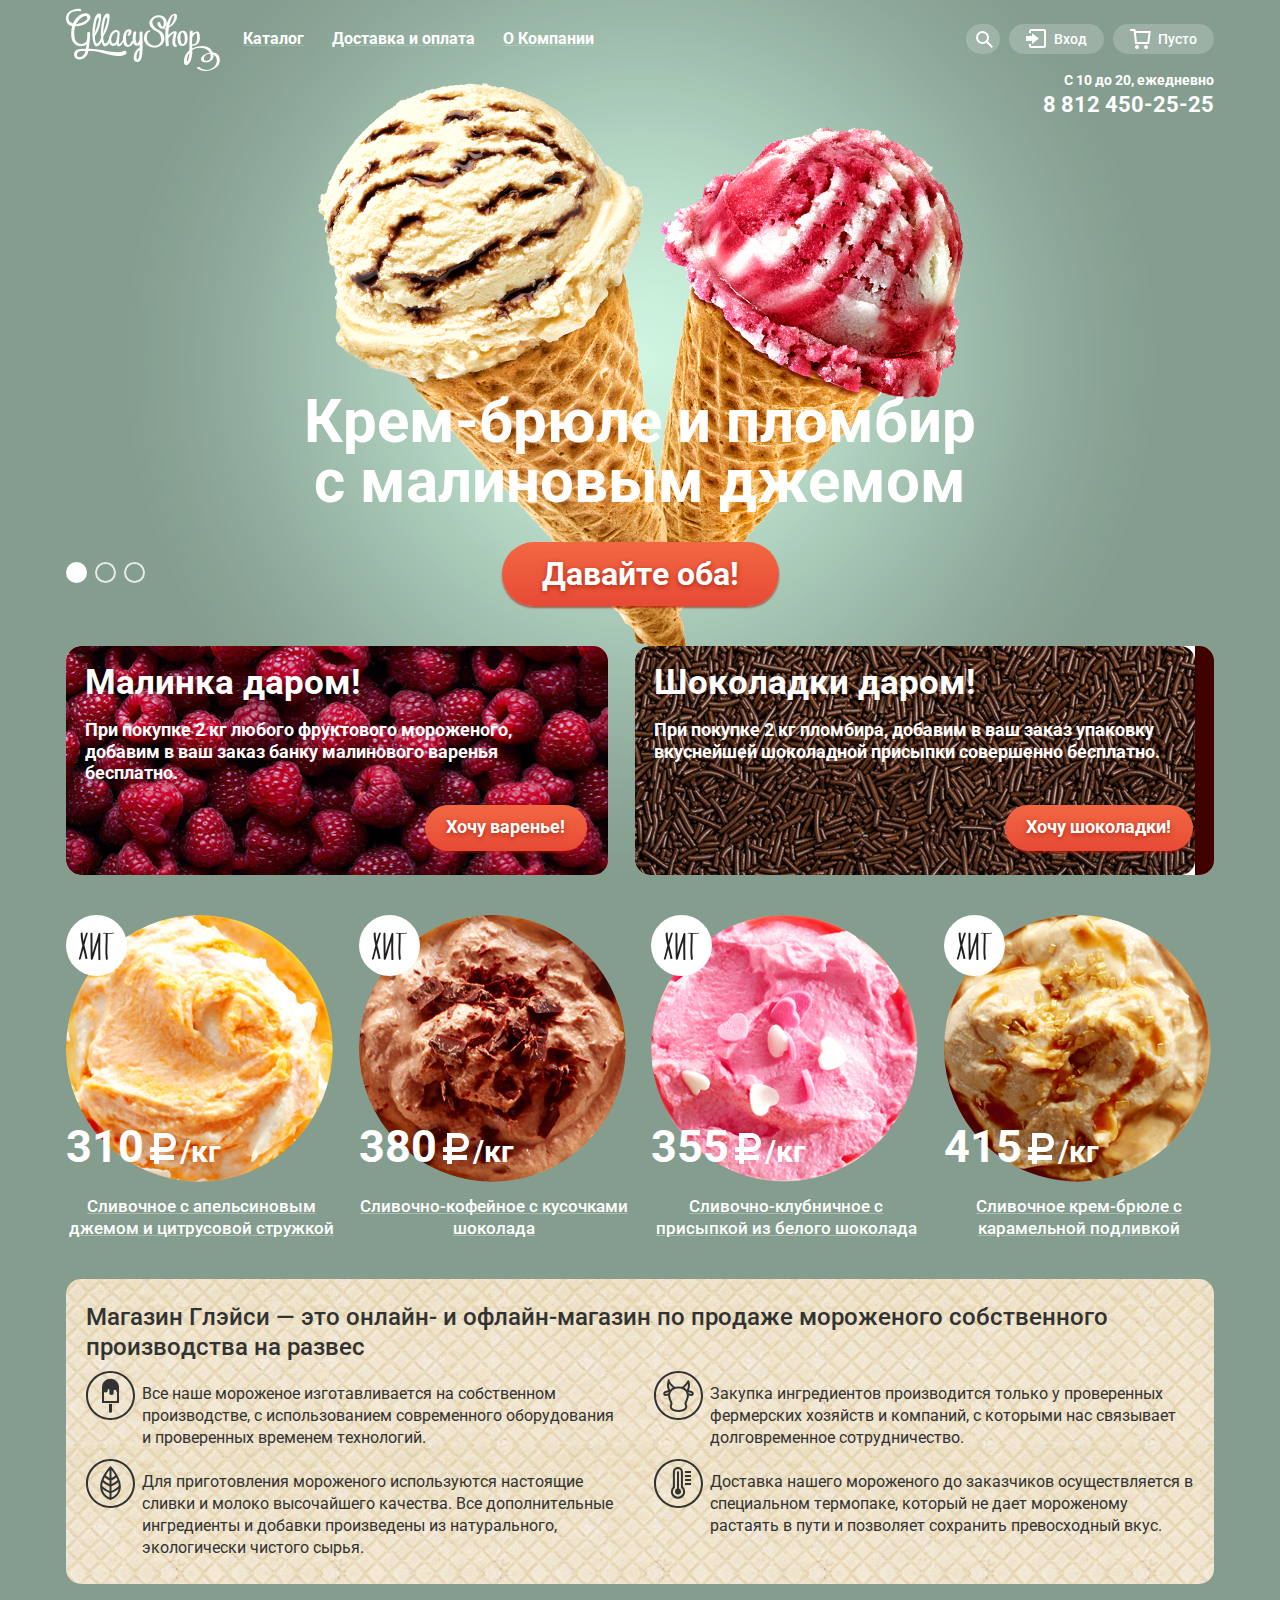
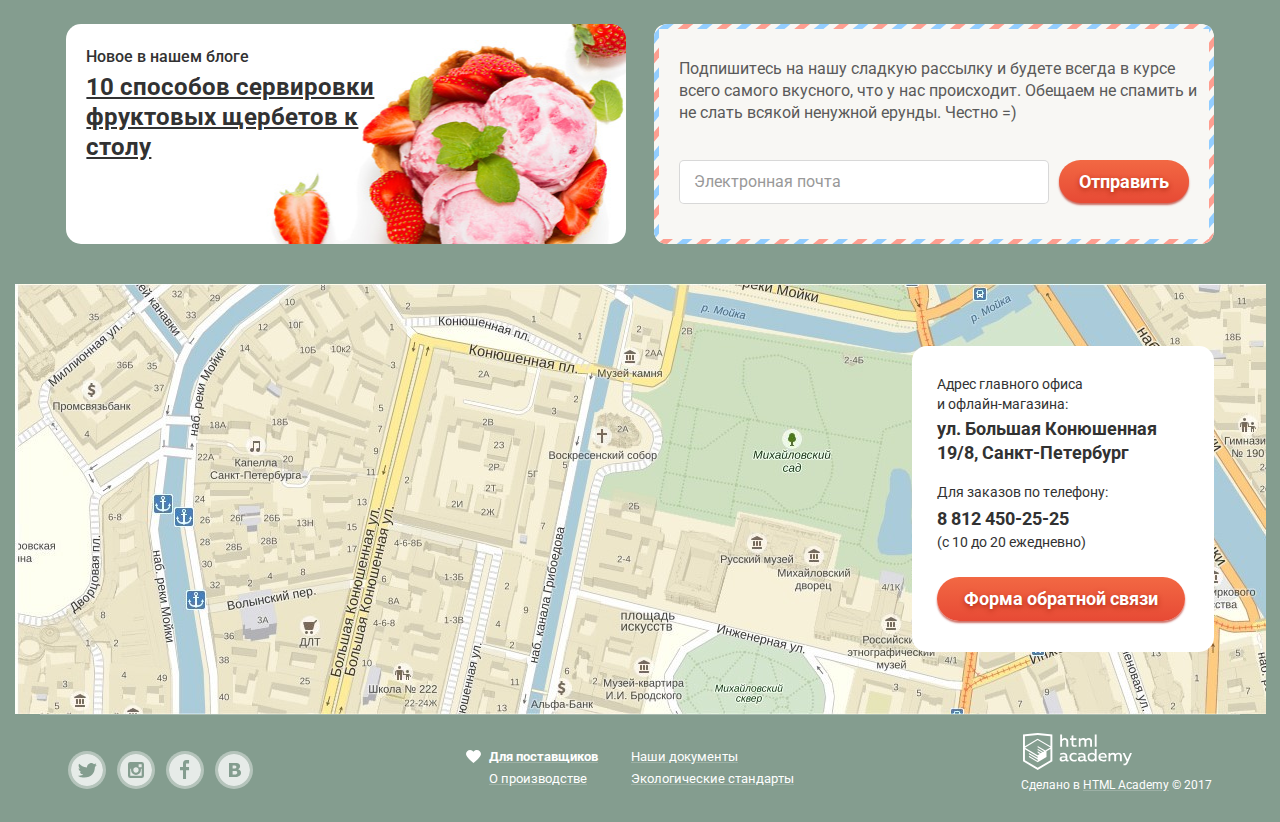
<file: index.html>
<!DOCTYPE html>
<html lang="ru">
<head>
   <meta charset="utf-8">
   <title>Gllacy shop</title>
   <link href="https://fonts.googleapis.com/css?family=Roboto:400,500,700&amp;subset=cyrillic,latin" rel="stylesheet">
   <link href="css/normalize.min.css" rel="stylesheet">
   <link href="css/style.min.css" rel="stylesheet">
</head>
<body class="main-page">
   <input class="hidden" type="radio" id="product-1" name="toggle" checked>
   <input class="hidden" type="radio" id="product-2" name="toggle">
   <input class="hidden" type="radio" id="product-3" name="toggle">
   <div class="site-wrapper">
      <header class="main-header">
         <div class="center">
            <nav class="main-nav">
               <div class="main-nav-logo">
                  <img src="img/logo.svg" width="154" height="64" alt="Логотип магазина Gllacy">
               </div>
               <ul class="site-nav">
                  <li class="site-nav-item">
                     <a class="site-nav-link" href="#">Каталог</a>
                     <ul class="subnav">
                        <li><b><a class="subnav-link subnav-link-first" href="#">Новинки</a></b></li>
                        <li><a class="subnav-link" href="catalog.html">Сливочное</a></li>
                        <li><a class="subnav-link" href="#">Щербеты</a></li>
                        <li><a class="subnav-link" href="#">Фруктовый лед</a></li>
                        <li><a class="subnav-link subnav-link-last" href="#">Мелорин</a></li>
                     </ul>
                  </li>
                  <li class="site-nav-item"><a class="site-nav-link" href="#">Доставка и оплата</a></li>
                  <li class="site-nav-item"><a class="site-nav-link" href="#">О Компании</a></li>
               </ul>
               <ul class="user-nav">
                  <li class="user-nav-item user-nav-search">
                     <svg width="17" height="17">
                        <path d="M16.958 15.527L11.75 10.32A6.455 6.455 0 0 0 13 6.5 6.5 6.5 0 1 0 6.5 13a6.465 6.465 0 0 0 3.839-1.263l5.205 5.204 1.414-1.414zM6.5 11C4.019 11 2 8.981 2 6.5S4.019 2 6.5 2 11 4.019 11 6.5 8.981 11 6.5 11z"/>
                     </svg>
                     <a class="user-nav-link" href="search.html">Поиск</a>
                     <div class="modal modal-search">
                        <form class="search-form" action="https://echo.htmlacademy.ru" method="get">
                           <label class="hidden" for="search-field">Поиск</label>
                           <input class="input-field" id="search-field" type="search" name="search-field" placeholder="Что ищем?">
                           <button class="hidden" type="submit">Искать</button>
                        </form>
                     </div>
                  </li>
                  <li class="user-nav-item user-nav-login">
                     <svg width="21" height="19">
                        <path d="M6 14.875L12.917 9.5 6 4.125v2.917H-.042v4.917H6z"/>
                        <path d="M18 0H5C3.9 0 3 .9 3 2v2h2V2h13v15H5v-2H3v2c0 1.1.9 2 2 2h13c1.1 0 2-.9 2-2V2c0-1.1-.9-2-2-2z"/>
                     </svg>
                     <a class="user-nav-link" href="login.html">Вход</a>
                     <div class="modal modal-login">
                        <form class="login-form" action="https://echo.htmlacademy.ru" method="post">
                           <p>
                              <label class="hidden" for="user-email">Электронная почта</label>
                              <input class="input-field" id="user-email" type="email" name="user-email" placeholder="Электронная почта">
                           </p>
                           <p>
                              <label class="hidden" for="user-password">Пароль</label>
                              <input class="input-field" id="user-password" type="password" name="user-password" placeholder="Пароль">
                           </p>
                           <button class="button login-form-button" type="submit">Войти</button>
                           <p class="login-links">
                              <a class="restore-password" href="#">Забыли пароль?</a>
                              <a class="signup" href="#">Новая регистрация</a>
                           </p>
                        </form>
                     </div>
                  </li>
                  <li class="user-nav-item user-nav-basket user-nav-basket-empty">
                     <svg width="21" height="20">
                        <path d="M5.657 2.031L5.422 0H0v2h3.64l1.5 13h13.988l1.699-12.969H5.657zM17.372 13H6.922L5.888 4.031h12.66L17.372 13z"/>
                        <circle cx="6.984" cy="18" r="2"/>
                        <circle cx="15.984" cy="18" r="2"/>
                     </svg>
                     <a class="user-nav-link" href="basket.html">Пусто</a>
                  </li>
               </ul>
            </nav>
            <p class="main-header-contacts">
               С 10 до 20, ежедневно<br>
               <a href="tel:88124502525">8 812 450-25-25</a>
            </p>
         </div>
      </header>
      <main class="container">
         <div class="center">
            <h1 class="hidden">Магазин мороженого Gllacy</h1>
            <section class="slider">
               <h2 class="hidden">Галерея с мороженым</h2>
               <div class="slider-controls">
                  <label for="product-1">Первый</label>
                  <label for="product-2">Второй</label>
                  <label for="product-3">Третий</label>
               </div>
               <ul class="slider-list">
                  <li class="slider-item slide" id="slide1">
                     <h3 class="slide-title">Крем-брюле и пломбир с малиновым джемом</h3>
                     <a class="button slide-button" href="#">Давайте оба!</a>
                  </li>
                  <li class="slider-item slide" id="slide2">
                     <h3 class="slide-title">Шоколадный пломбир и лимонный сорбет</h3>
                     <a class="button slide-button" href="#">Давайте оба!</a>
                  </li>
                  <li class="slider-item slide" id="slide3">
                     <h3 class="slide-title">Пломбир с помадкой и клубничный щербет</h3>
                     <a class="button slide-button" href="#">Давайте оба!</a>
                  </li>
               </ul>
            </section>
            <div class="special-offer">
               <h2 class="hidden">Специальные предложения</h2>
               <section class="free-offer free-offer-left">
                  <h3>Малинка даром!</h3>
                  <p>При покупке 2 кг любого фруктового мороженого, добавим в ваш заказ банку малинового варенья бесплатно.</p>
                  <a class="button offer-button" href="#">Хочу варенье!</a>
               </section>
               <section class="free-offer free-offer-right">
                  <h3>Шоколадки даром!</h3>
                  <p>При покупке 2 кг пломбира, добавим в ваш заказ упаковку вкуснейшей шоколадной присыпки совершенно бесплатно.</p>
                  <a class="button offer-button" href="#">Хочу шоколадки!</a>
               </section>
            </div>
            <section class="best-selling">
               <h2 class="hidden">Популярные товары</h2>
               <ul class="best-selling-list">
                  <li class="best-selling-item">
                     <img src="img/item-1.png" width="267" height="267" alt="Сливочное с апельсиновым джемом и цитрусовой стружкой">
                     <h3 class="item-title"><a href="product-page.html">Сливочное с апельсиновым джемом и цитрусовой стружкой</a></h3>
                     <b class="price"><span>310</span><span class="kilo">/кг</span></b>
                     <a class="button button-quick-preview" href="#">Быстрый просмотр</a>
                  </li>
                  <li class="best-selling-item">
                     <img src="img/item-2.png" width="267" height="267" alt="Сливочно-кофейное с кусочками шоколада">
                     <h3 class="item-title"><a href="product-page.html">Сливочно-кофейное с кусочками шоколада</a></h3>
                     <b class="price"><span>380</span><span class="kilo">/кг</span></b>
                     <a class="button button-quick-preview" href="#">Быстрый просмотр</a>
                  </li>
                  <li class="best-selling-item">
                     <img src="img/item-3.png" width="267" height="267" alt="Сливочно-клубничное с присыпкой из белого шоколада">
                     <h3 class="item-title"><a href="product-page.html">Сливочно-клубничное с присыпкой из белого шоколада</a></h3>
                     <b class="price"><span>355</span><span class="kilo">/кг</span></b>
                     <a class="button button-quick-preview" href="#">Быстрый просмотр</a>
                  </li>
                  <li class="best-selling-item">
                     <img src="img/item-4.png" width="267" height="267" alt="Сливочное крем-брюле с карамельной подливкой">
                     <h3 class="item-title"><a href="product-page.html">Сливочное крем-брюле с карамельной подливкой</a></h3>
                     <b class="price"><span>415</span><span class="kilo">/кг</span></b>
                     <a class="button button-quick-preview" href="#">Быстрый просмотр</a>
                  </li>
               </ul>
            </section>
            <section class="advantages">
               <h2>Магазин Глэйси &mdash; это онлайн- и офлайн-магазин по продаже мороженого собственного производства на развес</h2>
               <ul class="advantages-list">
                  <li class="advantage-ice-cream">Все наше мороженое изготавливается на собственном производстве, с использованием современного оборудования и проверенных временем технологий.</li>
                  <li class="advantage-cow">Закупка ингредиентов производится только у проверенных фермерских хозяйств и компаний, с которыми нас связывает долговременное сотрудничество.</li>
                  <li class="advantage-eco">Для приготовления мороженого используются настоящие сливки и молоко высочайшего качества. Все дополнительные ингредиенты и добавки произведены из натурального, экологически чистого сырья.</li>
                  <li class="advantage-thermometer">Доставка нашего мороженого до заказчиков осуществляется в специальном термопаке, который не дает мороженому растаять в пути и позволяет сохранить превосходный вкус.</li>
               </ul>
            </section>
            <div class="blog-wrapper">
               <section class="blog">
                  <h2>Новое в нашем блоге</h2>
                  <a href="blog.html">10 способов сервировки фруктовых щербетов к столу</a>
               </section>
               <section class="subscription">
                  <h2 class="hidden">Подписка на рассылку</h2>
                  <p>Подпишитесь на нашу сладкую рассылку и будете всегда в курсе всего самого вкусного, что у нас происходит. Обещаем не спамить и не слать всякой ненужной ерунды. Честно =)</p>
                  <form class="subscription-form" action="https://echo.htmlacademy.ru" method="post">
                     <label class="hidden" for="subscription-email">Электронная почта</label>
                     <input class="input-field" id="subscription-email" type="email" name="subscription-email" placeholder="Электронная почта">
                     <button class="button subscription-button" type="submit">Отправить</button>
                  </form>
               </section>
            </div>
            <section class="contacts">
               <div class="contacts-map">
                  <iframe class="iframe-map" src='https://www.google.com/maps/embed?pb=!1m18!1m12!1m3!1d1998.576107178979!2d30.321962135596618!3d59.939175757766854!2m3!1f0!2f0!3f0!3m2!1i1024!2i768!4f13.1!3m3!1m2!1s0x4696310fca5ba729%3A0xea9c53d4493c879f!2z0JHQvtC70YzRiNCw0Y8g0JrQvtC90Y7RiNC10L3QvdCw0Y8g0YPQuy4sIDE5LCDQodCw0L3QutGCLdCf0LXRgtC10YDQsdGD0YDQsywgMTkxMTg2!5e0!3m2!1sru!2sru!4v1522580251050' height="430" width="1251" allowfullscreen></iframe>
               </div>
               <div class="contacts-box">
                  <h2 class="hidden">Контактная информация</h2>
                  <p>Адрес главного офиса<br>и офлайн-магазина:</p>
                  <p class="contacts-address">ул. Большая Конюшенная 19/8, Санкт-Петербург</p>
                  <p class="contacts-tel">Для заказов по телефону:</p>
                  <p class="contacts-phone">8 812 450-25-25</p>
                  <p class="contacts-time">(с 10 до 20 ежедневно)</p>
                  <a class="button button-contacts" href="contact-form.html">Форма обратной связи</a>
               </div>
            </section>
         </div>
      </main>
      <footer class="main-footer">
         <div class="center">
            <ul class="social-list">
               <li>
                  <a class="social-button social-button-twitter" href="https://twitter.com/">Twitter</a>
               </li>
               <li>
                  <a class="social-button social-button-instagram" href="https://www.instagram.com/">Instagram</a>
               </li>
               <li>
                  <a class="social-button social-button-facebook" href="https://facebook.com">Facebook</a>
               </li>
               <li>
                  <a class="social-button social-button-vk" href="https://vk.com">VK</a>
               </li>
            </ul>
            <ul class="footer-links">
               <li class="footer-link"><b class="footer-link-suppliers"><a href="#">Для поставщиков</a></b></li>
               <li class="footer-link"><a href="#">Наши документы</a></li>
               <li class="footer-link"><a href="#">О производстве</a></li>
               <li class="footer-link"><a href="#">Экологические стандарты</a></li>
            </ul>
            <div class="footer-copyright">
               <a href="https://htmlacademy.ru/intensive/htmlcss"><img src="img/logo-htmlacademy.svg" width="109" height="37" alt="Логотип HTML Academy"></a>
               <p>Сделано в <a class="footer-copyright-link" href="https://htmlacademy.ru/intensive/htmlcss">HTML Academy</a> &copy; 2017</p>
            </div>
         </div>
      </footer>
   </div>

   <section class="modal-contact-form">
      <h2>Мы обязательно вам ответим!</h2>
      <form class="contact-form" action="https://echo.htmlacademy.ru" method="post">
         <p>
            <label class="hidden" for="contact-form-name">Имя</label>
            <input class="input-field" id="contact-form-name" type="text" name="contact-form-name" placeholder="Как вас зовут?">
         </p>
         <p>
            <label class="hidden" for="contact-form-email">Электронная почта</label>
            <input class="input-field" id="contact-form-email" type="email" name="contact-form-email" placeholder="Ваша почта для ответа?">
         </p>
         <p>
            <label class="hidden" for="contact-form-message">Сообщение</label>
            <textarea class="input-field" id="contact-form-message" name="contact-form-message" placeholder="Напишите что-нибудь..."></textarea>
         </p>
         <button class="button contact-form-button" type="submit">Отправить</button>
      </form>
      <button class="modal-close" type="button">Закрыть</button>
   </section>

   <div class="modal-overlay"></div>

   <script src="js/script.min.js"></script>
</body>
</html>
</file>
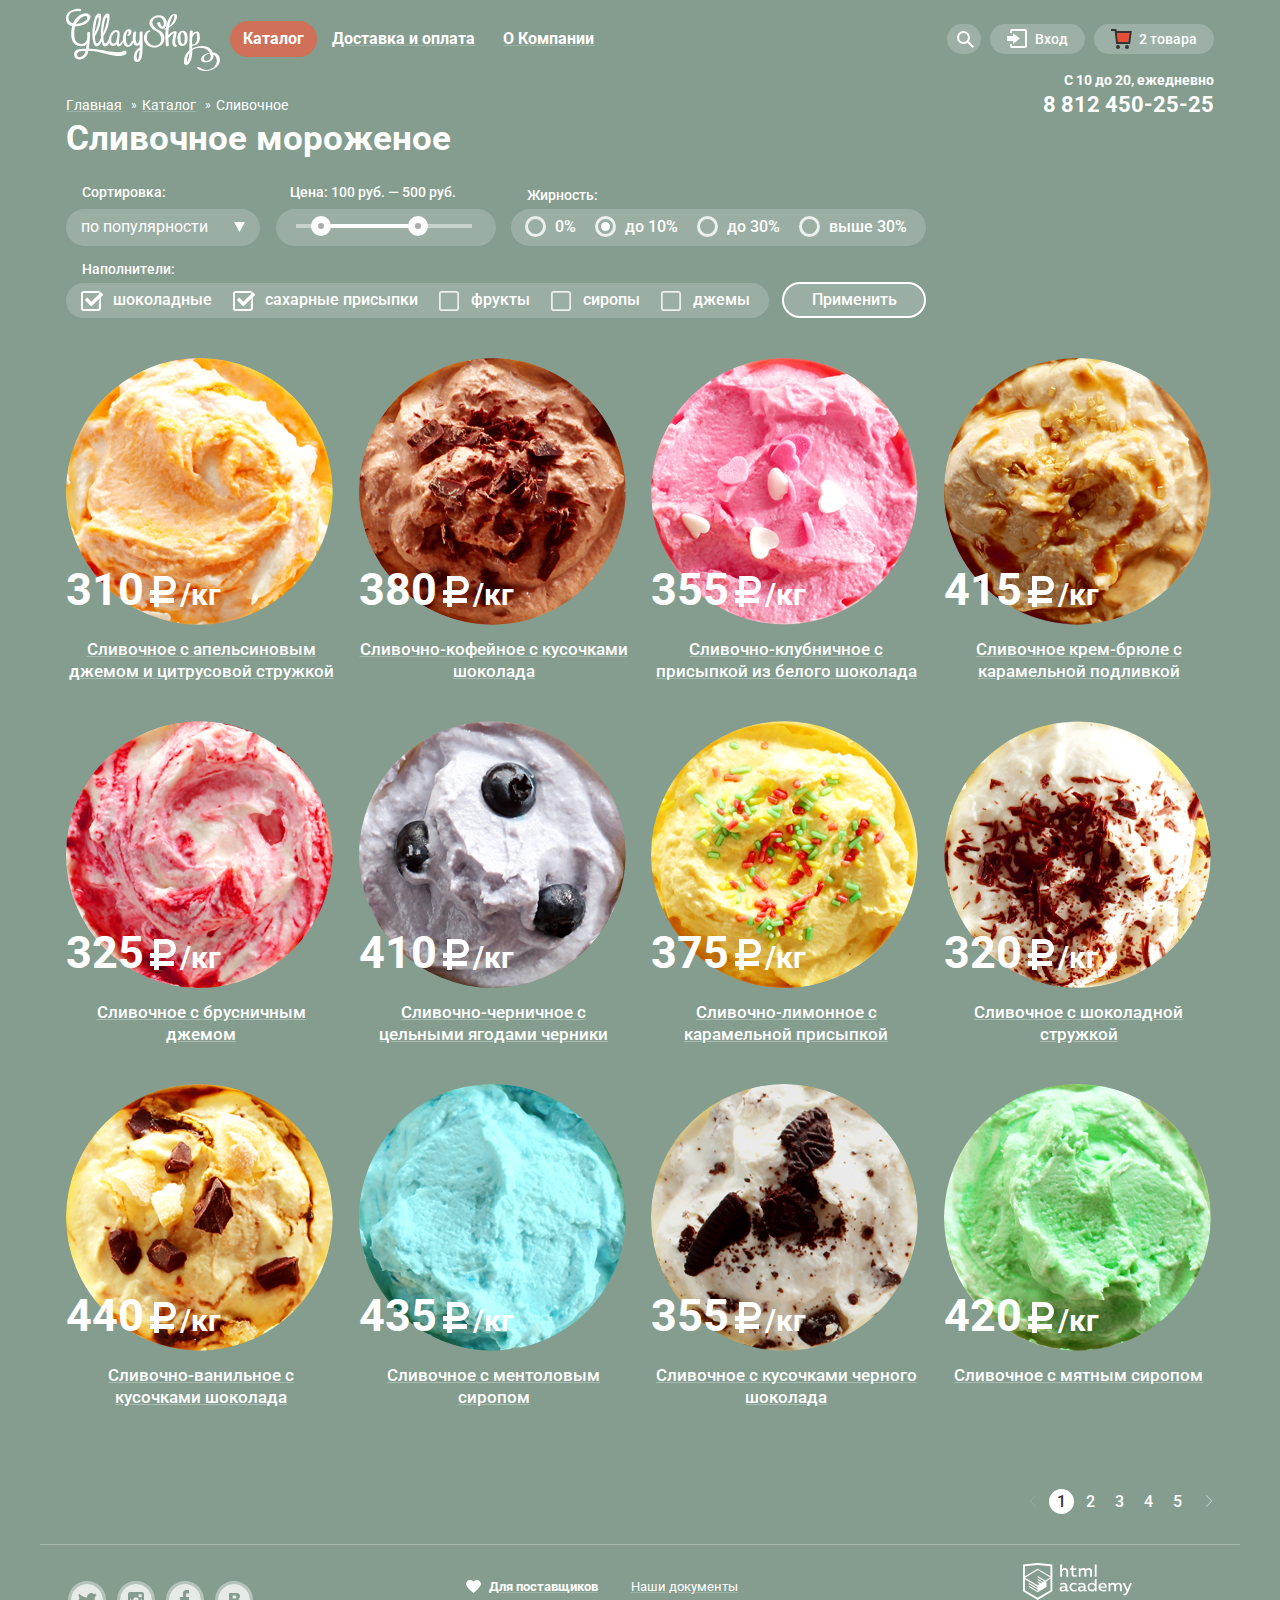
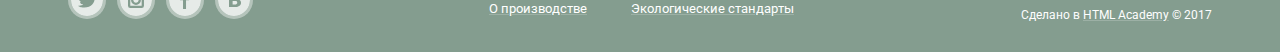
<file: catalog.html>
<!DOCTYPE html>
<html lang="ru">
<head>
   <meta charset="utf-8">
   <title>Gllacy shop - Catalog</title>
   <link href="https://fonts.googleapis.com/css?family=Roboto:400,500,700&amp;subset=cyrillic,latin" rel="stylesheet">
   <link href="css/normalize.min.css" rel="stylesheet">
   <link href="css/style.min.css" rel="stylesheet">
</head>

<body class="inner-page">
   <div class="site-wrapper">
      <header class="main-header">
         <div class="center">
            <nav class="main-nav">
               <div class="main-nav-logo">
                  <a href="index.html">
                     <img src="img/logo.svg" width="154" height="64" alt="Логотип магазина Gllacy">
                  </a>
               </div>
               <ul class="site-nav">
                  <li class="site-nav-item site-nav-item-current">
                     <a class="site-nav-link site-nav-link-current" href="#">Каталог</a>
                     <ul class="subnav">
                        <li>
                           <b><a class="subnav-link subnav-link-first" href="#">Новинки</a></b>
                        </li>
                        <li>
                           <a class="subnav-link subnav-link-current">Сливочное</a>
                        </li>
                        <li>
                           <a class="subnav-link" href="#">Щербеты</a>
                        </li>
                        <li>
                           <a class="subnav-link" href="#">Фруктовый лед</a>
                        </li>
                        <li>
                           <a class="subnav-link subnav-link-last" href="#">Мелорин</a>
                        </li>
                     </ul>
                  </li>
                  <li class="site-nav-item">
                     <a class="site-nav-link" href="#">Доставка и оплата</a>
                  </li>
                  <li class="site-nav-item">
                     <a class="site-nav-link" href="#">О Компании</a>
                  </li>
               </ul>
               <ul class="user-nav">
                  <li class="user-nav-item user-nav-search">
                     <svg width="17" height="17">
                        <path d="M16.958 15.527L11.75 10.32A6.455 6.455 0 0 0 13 6.5 6.5 6.5 0 1 0 6.5 13a6.465 6.465 0 0 0 3.839-1.263l5.205 5.204 1.414-1.414zM6.5 11C4.019 11 2 8.981 2 6.5S4.019 2 6.5 2 11 4.019 11 6.5 8.981 11 6.5 11z" />
                     </svg>
                     <a class="user-nav-link" href="search.html">Поиск</a>
                     <div class="modal modal-search">
                        <form class="search-form" action="https://echo.htmlacademy.ru" method="get">
                           <label class="hidden" for="search-field">Поиск</label>
                           <input class="input-field" id="search-field" type="search" name="search-field" placeholder="Что ищем?">
                           <button class="hidden" type="submit">Искать</button>
                        </form>
                     </div>
                  </li>
                  <li class="user-nav-item user-nav-login">
                     <svg width="21" height="19">
                        <path d="M6 14.875L12.917 9.5 6 4.125v2.917H-.042v4.917H6z" />
                        <path d="M18 0H5C3.9 0 3 .9 3 2v2h2V2h13v15H5v-2H3v2c0 1.1.9 2 2 2h13c1.1 0 2-.9 2-2V2c0-1.1-.9-2-2-2z" />
                     </svg>
                     <a class="user-nav-link" href="login.html">Вход</a>
                     <div class="modal modal-login">
                        <form class="login-form" action="https://echo.htmlacademy.ru" method="post">
                           <p>
                              <label class="hidden" for="user-email">Электронная почта</label>
                              <input class="input-field" id="user-email" type="email" name="user-email" placeholder="Электронная почта">
                           </p>
                           <p>
                              <label class="hidden" for="user-password">Пароль</label>
                              <input class="input-field" id="user-password" type="password" name="user-password" placeholder="Пароль">
                           </p>
                           <button class="button login-form-button" type="submit">Войти</button>
                           <p class="login-links">
                              <a class="restore-password" href="#">Забыли пароль?</a>
                              <a class="signup" href="#">Новая регистрация</a>
                           </p>
                        </form>
                     </div>
                  </li>
                  <li class="user-nav-item user-nav-basket">
                     <svg width="21" height="20">
                        <path fill="#E84D37" d="M5.888 4.031L6.922 13h10.45l1.176-8.969z" />
                        <circle fill="#343434" cx="6.984" cy="18" r="2" />
                        <circle fill="#343434" cx="15.984" cy="18" r="2" />
                        <path fill="#343434" d="M5.657 2.031L5.422 0H0v2h3.64l1.5 13h13.988l1.699-12.969H5.657zM17.372 13H6.922L5.888 4.031h12.66L17.372 13z" />
                     </svg>
                     <a class="user-nav-link" href="basket.html">2 товара</a>
                     <div class="modal modal-basket">
                        <ul class="basket-items">
                           <li class="basket-item">
                              <button class="basket-button-remove">Удалить</button>
                              <img src="img/item-1.png" width="33" height="33" alt="Пломбир с апельсиновым джемом">
                              <span class="basket-item-name">Пломбир с апельсиновым джемом</span>
                              <span class="basket-item-quantity">1,5 кг x<span class="basket-item-price">200 руб.</span>
                           </span>
                           <span class="basket-item-summary">300 руб.</span>
                        </li>
                        <li class="basket-item">
                           <button class="basket-button-remove">Удалить</button>
                           <img src="img/item-3.png" width="33" height="33" alt="Клубничный пломбир с присыпкой из белого шоколада">
                           <span class="basket-item-name">Клубничный пломбир с присыпкой из белого шоколада</span>
                           <span class="basket-item-quantity">1,5 кг x<span class="basket-item-price">300 руб.</span>
                        </span>
                        <span class="basket-item-summary">450 руб.</span>
                     </li>
                  </ul>
                  <p class="basket-summary">Итого: 750 руб.</p>
                  <a class="button submit-order" href="checkout.html">Оформить заказ</a>
               </div>
            </li>
         </ul>
      </nav>
      <p class="main-header-contacts">
         С 10 до 20, ежедневно
         <br>
         <a href="tel:88124502525">8 812 450-25-25</a>
      </p>
   </div>
</header>
<main class="container">
   <div class="center">
      <ul class="breadcrumbs">
         <li>
            <a href="index.html">Главная</a>
         </li>
         <li>
            <a href="#">Каталог</a>
         </li>
         <li class="breadcrumbs-current">Сливочное</li>
      </ul>
      <div class="title-wrapper">
         <h1>Сливочное мороженое</h1>
      </div>
      <section class="filters">
         <form class="filter" action="https://echo.htmlacademy.ru" method="get">
            <fieldset class="filter-sorting">
               <legend>Сортировка:</legend>
               <select>
                  <option value="popular">по популярности</option>
                  <option value="low-price">сначала недорогие</option>
                  <option value="high-price">сначала дорогие</option>
                  <option value="fat">по жирности</option>
               </select>
            </fieldset>
            <fieldset class="filter-price-range">
               <legend>Цена: 100 руб. &mdash; 500 руб.</legend>
               <div class="range-bar">
                  <span class="range-toggle range-toggle-min"></span>
                  <span class="range-toggle range-toggle-max"></span>
               </div>
            </fieldset>
            <fieldset class="filter-fat-content">
               <legend>Жирность:</legend>
               <ul>
                  <li class="filter-option">
                     <input class="hidden filter-input filter-input-radio" type="radio" name="fat-percentage" value="0" id="radio-1">
                     <label for="radio-1">0%</label>
                  </li>
                  <li class="filter-option">
                     <input class="hidden filter-input filter-input-radio" type="radio" name="fat-percentage" value="0-10" id="radio-2" checked>
                     <label for="radio-2">до 10%</label>
                  </li>
                  <li class="filter-option">
                     <input class="hidden filter-input filter-input-radio" type="radio" name="fat-percentage" value="10-30" id="radio-3">
                     <label for="radio-3">до 30%</label>
                  </li>
                  <li class="filter-option">
                     <input class="hidden filter-input filter-input-radio" type="radio" name="fat-percentage" value="30-100" id="radio-4">
                     <label for="radio-4">выше 30%</label>
                  </li>
               </ul>
            </fieldset>
            <fieldset class="filter-fillers">
               <legend>Наполнители:</legend>
               <ul>
                  <li>
                     <input class="hidden filter-input filter-input-checkbox" type="checkbox" name="chocolate" id="checkbox-1" checked>
                     <label for="checkbox-1">шоколадные</label>
                  </li>
                  <li>
                     <input class="hidden filter-input filter-input-checkbox" type="checkbox" name="sugar" id="checkbox-2" checked>
                     <label for="checkbox-2">сахарные присыпки</label>
                  </li>
                  <li>
                     <input class="hidden filter-input filter-input-checkbox" type="checkbox" name="fruits" id="checkbox-3">
                     <label for="checkbox-3">фрукты</label>
                  </li>
                  <li>
                     <input class="hidden filter-input filter-input-checkbox" type="checkbox" name="syrups" id="checkbox-4">
                     <label for="checkbox-4">сиропы</label>
                  </li>
                  <li>
                     <input class="hidden filter-input filter-input-checkbox" type="checkbox" name="jams" id="checkbox-5">
                     <label for="checkbox-5">джемы</label>
                  </li>
               </ul>
            </fieldset>
            <button class="filter-submit button" type="submit">Применить</button>
         </form>
      </section>
      <section class="catalog-wrapper">
         <h2 class="hidden">Список товаров</h2>
         <ul class="catalog-list">
            <li class="catalog-item">
               <img src="img/item-1.png" width="267" height="267" alt="Сливочное с апельсиновым джемом и цитрусовой стружкой">
               <h3 class="item-title"><a href="product-page.html">Сливочное с апельсиновым джемом и цитрусовой стружкой</a></h3>
               <b class="price"><span>310</span><span class="kilo">/кг</span></b>
               <a class="button button-quick-preview" href="#">Быстрый просмотр</a>
            </li>
            <li class="catalog-item">
               <img src="img/item-2.png" width="267" height="267" alt="Сливочно-кофейное с кусочками шоколада">
               <h3 class="item-title"><a href="product-page.html">Сливочно-кофейное с кусочками шоколада</a></h3>
               <b class="price"><span>380</span><span class="kilo">/кг</span></b>
               <a class="button button-quick-preview" href="#">Быстрый просмотр</a>
            </li>
            <li class="catalog-item">
               <img src="img/item-3.png" width="267" height="267" alt="Сливочно-клубничное с присыпкой из белого шоколада">
               <h3 class="item-title"><a href="product-page.html">Сливочно-клубничное с присыпкой из белого шоколада</a></h3>
               <b class="price"><span>355</span><span class="kilo">/кг</span></b>
               <a class="button button-quick-preview" href="#">Быстрый просмотр</a>
            </li>
            <li class="catalog-item">
               <img src="img/item-4.png" width="267" height="267" alt="Сливочное крем-брюле с карамельной подливкой">
               <h3 class="item-title"><a href="product-page.html">Сливочное крем-брюле с карамельной подливкой</a></h3>
               <b class="price"><span>415</span><span class="kilo">/кг</span></b>
               <a class="button button-quick-preview" href="#">Быстрый просмотр</a>
            </li>
            <li class="catalog-item">
               <img src="img/item-5.png" width="267" height="267" alt="Сливочное с брусничным джемом">
               <h3 class="item-title"><a href="product-page.html">Сливочное с брусничным джемом</a></h3>
               <b class="price"><span>325</span><span class="kilo">/кг</span></b>
               <a class="button button-quick-preview" href="#">Быстрый просмотр</a>
            </li>
            <li class="catalog-item">
               <img src="img/item-6.png" width="267" height="267" alt="Сливочно-черничное с цельными ягодами черники">
               <h3 class="item-title"><a href="product-page.html">Сливочно-черничное с цельными ягодами черники</a></h3>
               <b class="price"><span>410</span><span class="kilo">/кг</span></b>
               <a class="button button-quick-preview" href="#">Быстрый просмотр</a>
            </li>
            <li class="catalog-item">
               <img src="img/item-7.png" width="267" height="267" alt="Сливочно-лимонное с карамельной присыпкой">
               <h3 class="item-title"><a href="product-page.html">Сливочно-лимонное с карамельной присыпкой</a></h3>
               <b class="price"><span>375</span><span class="kilo">/кг</span></b>
               <a class="button button-quick-preview" href="#">Быстрый просмотр</a>
            </li>
            <li class="catalog-item">
               <img src="img/item-8.png" width="267" height="267" alt="Сливочное с шоколадной стружкой">
               <h3 class="item-title"><a href="product-page.html">Сливочное с шоколадной стружкой</a></h3>
               <b class="price"><span>320</span><span class="kilo">/кг</span></b>
               <a class="button button-quick-preview" href="#">Быстрый просмотр</a>
            </li>
            <li class="catalog-item">
               <img src="img/item-9.png" width="267" height="267" alt="Сливочно-ванильное с кусочками шоколада">
               <h3 class="item-title"><a href="product-page.html">Сливочно-ванильное с кусочками шоколада</a></h3>
               <b class="price"><span>440</span><span class="kilo">/кг</span></b>
               <a class="button button-quick-preview" href="#">Быстрый просмотр</a>
            </li>
            <li class="catalog-item">
               <img src="img/item-10.png" width="267" height="267" alt="Сливочное с ментоловым сиропом">
               <h3 class="item-title"><a href="product-page.html">Сливочное с ментоловым сиропом</a></h3>
               <b class="price"><span>435</span><span class="kilo">/кг</span></b>
               <a class="button button-quick-preview" href="#">Быстрый просмотр</a>
            </li>
            <li class="catalog-item">
               <img src="img/item-11.png" width="267" height="267" alt="Сливочное с кусочками черного шоколада">
               <h3 class="item-title"><a href="product-page.html">Сливочное с кусочками черного шоколада</a></h3>
               <b class="price"><span>355</span><span class="kilo">/кг</span></b>
               <a class="button button-quick-preview" href="#">Быстрый просмотр</a>
            </li>
            <li class="catalog-item">
               <img src="img/item-12.png" width="267" height="267" alt="Сливочное с мятным сиропом">
               <h3 class="item-title"><a href="product-page.html">Сливочное с мятным сиропом</a></h3>
               <b class="price"><span>420</span><span class="kilo">/кг</span></b>
               <a class="button button-quick-preview" href="#">Быстрый просмотр</a>
            </li>
         </ul>
      </section>
      <div class="pagination-wrapper">
         <ul class="pagination-list">
            <li class="pagination-item pagination-item-disabled pagination-previous">
               <a href="#">
                  <svg>
                     <path fill="#C1C6CE" d="M7.237,5.642L1.729,0.133c-0.198-0.198-0.519-0.198-0.716,0s-0.198,0.519,0,0.716L6.163,6l-5.151,5.15c-0.198,0.198-0.198,0.519,0,0.717c0.099,0.099,0.229,0.148,0.358,0.148c0.129,0,0.259-0.05,0.358-0.148l5.509-5.509C7.436,6.16,7.436,5.84,7.237,5.642z" />
                  </svg>
               </a>
            </li>
            <li class="pagination-item pagination-item-current">
               <a>1</a>
            </li>
            <li class="pagination-item">
               <a href="#">2</a>
            </li>
            <li class="pagination-item">
               <a href="#">3</a>
            </li>
            <li class="pagination-item">
               <a href="#">4</a>
            </li>
            <li class="pagination-item">
               <a href="#">5</a>
            </li>
            <li class="pagination-item pagination-next">
               <a href="#">
                  <svg>
                     <path fill="#C1C6CE" d="M7.237,5.642L1.729,0.133c-0.198-0.198-0.519-0.198-0.716,0s-0.198,0.519,0,0.716L6.163,6l-5.151,5.15c-0.198,0.198-0.198,0.519,0,0.717c0.099,0.099,0.229,0.148,0.358,0.148c0.129,0,0.259-0.05,0.358-0.148l5.509-5.509C7.436,6.16,7.436,5.84,7.237,5.642z" />
                  </svg>
               </a>
            </li>
         </ul>
      </div>
   </div>
</main>
<footer class="main-footer">
   <div class="center">
      <ul class="social-list">
         <li>
            <a class="social-button social-button-twitter" href="https://twitter.com/">Twitter</a>
         </li>
         <li>
            <a class="social-button social-button-instagram" href="https://www.instagram.com/">Instagram</a>
         </li>
         <li>
            <a class="social-button social-button-facebook" href="https://facebook.com">Facebook</a>
         </li>
         <li>
            <a class="social-button social-button-vk" href="https://vk.com">VK</a>
         </li>
      </ul>
      <ul class="footer-links">
         <li class="footer-link">
            <b class="footer-link-suppliers">
               <a href="#">Для поставщиков</a>
            </b>
         </li>
         <li class="footer-link">
            <a href="#">Наши документы</a>
         </li>
         <li class="footer-link">
            <a href="#">О производстве</a>
         </li>
         <li class="footer-link">
            <a href="#">Экологические стандарты</a>
         </li>
      </ul>
      <div class="footer-copyright">
         <a href="https://htmlacademy.ru/intensive/htmlcss">
            <img src="img/logo-htmlacademy.svg" width="109" height="37" alt="Логотип HTML Academy">
         </a>
         <p>Сделано в
            <a class="footer-copyright-link" href="https://htmlacademy.ru/intensive/htmlcss">HTML Academy</a> &copy; 2017
         </p>
      </div>
   </div>
</footer>
</div>
</body>
</html>
</file>
<file: css/style.min.css>
.button,body{margin:0;font-family:Roboto,Arial,sans-serif;padding:0}.main-header,.site-wrapper{-webkit-box-orient:vertical;-webkit-box-direction:normal}body{background-color:#849d8f;color:#323232;font-size:16px;line-height:22px;font-weight:400;-webkit-font-kerning:none;font-kerning:none}a{text-decoration:none}img{max-width:100%;height:auto}.button{display:inline-block;background-image:linear-gradient(to top,#e74a35,#f26843);border:none;border-radius:25px;vertical-align:middle;color:#fff;font-weight:700;text-align:center;text-shadow:0 2px 5px rgba(160,32,11,.76);box-shadow:0 2px 2px 0 rgba(172,16,0,.6)}.button:hover{background-image:linear-gradient(to bottom,#f58669,#ec6f5e);box-shadow:0 2px 2px 0 #ac1000}.button:active{background-image:linear-gradient(to bottom,#d84732,#e1613e);box-shadow:inset 0 2px 2px 0 #942718}.hidden{position:absolute;width:1px;height:1px;margin:-1px;border:0;padding:0;clip:rect(0 0 0 0);overflow:hidden}::placeholder{color:#999;font-weight:400}::-webkit-input-placeholder{color:#999;font-weight:400}::-moz-placeholder{color:#999}.input-field:-ms-input-placeholder{color:#999;font-weight:400}.input-field,.site-nav-link{font-size:16px;font-weight:700}.input-field{outline:0;background-color:#fff;border:none;border-radius:5px;color:#323232;line-height:24px;box-shadow:inset 0 0 0 1px rgba(178,178,178,.5)}.input-field:hover{box-shadow:inset 0 0 0 2px rgba(154,154,154,.5);border:none}.input-field:focus{box-shadow:inset 0 0 0 2px rgba(46,136,228,.5);border:none}.site-wrapper{display:-webkit-box;display:-ms-flexbox;display:flex;-ms-flex-direction:column;flex-direction:column;width:100%;min-width:900px;padding-top:6px}.main-header,.main-nav{display:-webkit-box;display:-ms-flexbox}.container,.main-footer,.main-header{width:100%;margin:0 auto;min-width:900px;max-width:1200px}.center{padding:0 2.2%}.main-page .site-wrapper{background-image:url(../img/slider-img-1.png);background-repeat:no-repeat;background-position:top center;-webkit-transition:background-image .5s ease,background-color .5s ease;-o-transition:background-image .5s ease,background-color .5s ease;transition:background-image .5s ease,background-color .5s ease}.main-page .site-wrapper::after,.main-page .site-wrapper::before{content:"";visibility:hidden}.main-page .site-wrapper::before{background-image:url(../img/slider-img-2.png)}.main-page .site-wrapper::after{background-image:url(../img/slider-img-3.png)}.main-header{position:relative;display:flex;-ms-flex-direction:column;flex-direction:column;margin-bottom:0}.inner-page .main-header{margin-bottom:25px}.main-nav{display:flex}.main-nav-logo{width:154px;height:64px;margin-right:10px;margin-top:2px}.site-nav,.subnav,.user-nav{list-style:none;margin:0;padding:0}.site-nav{display:-webkit-box;display:-ms-flexbox;display:flex;-ms-flex-wrap:wrap;flex-wrap:wrap;-ms-flex-item-align:center;align-self:center}.site-nav-item{position:relative;margin-right:2px}.site-nav-link{display:block;padding:9px 13px;color:#fff;line-height:18px;-webkit-text-decoration:underline rgba(255,255,255,.2);text-decoration:underline rgba(255,255,255,.2)}.subnav-link,.user-nav-link{font-size:14px;line-height:16px}.site-nav-item:hover .site-nav-link,.site-nav-link:hover{background-color:#f7f6f3;border-radius:20px;color:#333;text-decoration:none}.site-nav-link-current,.site-nav-link-current:hover{background-color:#d07058;color:#fff}.site-nav-link:active{box-shadow:inset 0 2px 1px 0 #696969}.modal,.subnav{box-shadow:0 20px 20px 0 rgba(0,0,0,.4)}.site-nav-link-current{border-radius:20px;text-decoration:none}.site-nav-item:hover .subnav{display:block}.subnav{display:none;position:absolute;top:39px;width:143px;background-color:#f8f7f4;border-radius:5px;z-index:2}.modal::before,.subnav::before{bottom:100%;width:100%;content:""}.subnav::before{display:block;position:absolute;height:3px;background-color:transparent}.subnav-link{display:block;padding:9px 20px;color:#323232;font-weight:400}.subnav-link:focus,.subnav-link:hover{background-color:#fbded7;color:#323232}.subnav-link:active{background-color:#f6b5a5}b .subnav-link{border-bottom:1px solid #d3d3d2;font-weight:700}.subnav-link-current,.subnav-link-current:active,.subnav-link-current:hover{background-color:#d07058;color:#fff}.subnav-link-first:hover{border-radius:5px 5px 0 0}.subnav-link-last:hover{border-radius:0 0 5px 5px}.user-nav{display:-webkit-box;display:-ms-flexbox;display:flex;-webkit-box-align:center;-ms-flex-align:center;align-items:center;margin-left:auto}.user-nav-item{position:relative;margin-left:9px;background-color:rgba(255,255,255,.2);border-radius:20px}.modal,.user-nav-item:hover{background-color:#f8f7f4}.user-nav-link{display:block;position:relative;padding:7px 17px;color:#fff;font-weight:500;text-align:right}.user-nav-item:hover .user-nav-link{color:#323232}.user-nav-search{margin-left:0}.user-nav-search .user-nav-link{font-size:0}.user-nav-search svg{position:absolute;top:7px;left:10px;fill:#fff}.user-nav-basket .user-nav-link,.user-nav-login .user-nav-link{padding-left:45px}.user-nav-basket svg,.user-nav-login svg{position:absolute;top:5px;left:17px;fill:#fff}.user-nav-item:hover svg{fill:#000}.modal{display:none;position:absolute;top:37px;right:0;border-radius:5px;z-index:5}.modal::before{display:block;position:absolute;height:5px;background-color:transparent}.modal:hover,.user-nav-basket:hover .modal-basket,.user-nav-login:hover .modal-login,.user-nav-search:hover .modal-search{display:block}.modal-search{width:311px;padding:20px 15px}.modal-login{width:243px;padding:20px 17px}.login-form .input-field,.search-form .input-field{box-sizing:border-box;width:100%;padding:9px;font-size:14px}.login-links a,.modal-basket{font-size:13px;font-weight:400}.login-form .input-field{margin-bottom:20px}.login-form p{margin:0}.login-form-button{float:left;padding:13px 25px;cursor:pointer}.login-links a{padding-left:20px;color:#323232;line-height:24px;-webkit-text-decoration:underline rgba(50,50,50,.3);text-decoration:underline rgba(50,50,50,.3)}.login-links a:active,.login-links a:hover{color:#e84d37;-webkit-text-decoration:underline rgba(232,77,55,.3);text-decoration:underline rgba(232,77,55,.3)}.modal-basket{width:500px;padding:20px;color:#323232;line-height:16px}.basket-items{margin:0;padding:0;list-style:none}.basket-item{display:-webkit-box;display:-ms-flexbox;display:flex;-webkit-box-pack:start;-ms-flex-pack:start;justify-content:flex-start;-webkit-box-align:center;-ms-flex-align:center;align-items:center;margin-bottom:20px}.basket-button-remove{margin:0 9px 0 0;padding:0;width:11px;height:11px;background-image:url(../img/cross-small.svg);background-repeat:no-repeat;background-position:center;background-color:#f8f7f4;border:none;font-size:0;cursor:pointer}.basket-item img{margin-left:9px}.basket-item-name{margin-left:14px;width:215px}.basket-item-quantity,.basket-item-summary{margin:0 auto}.basket-item-price{color:#999}.basket-summary{position:relative;margin:35px 0 15px;padding:0;font-size:15px;line-height:18px;font-weight:700;text-align:right}.basket-summary::before{position:absolute;content:"";top:-17px;right:0;width:510px;border-bottom:1px solid #cacac7}.submit-order{float:right;padding:10px 15px;font-size:18px;line-height:24px;font-weight:700}.main-header-contacts{margin:0;padding:0;color:#fff;font-size:14px;line-height:16px;font-weight:700;text-align:right}.item-title,.item-title a,.slider,.slider-item h3{text-align:center}.inner-page .main-header-contacts{position:absolute;right:26px}.main-header-contacts a{display:block;margin-top:5px;color:#fff;font-size:22px;line-height:24px}.inner-page h1{margin:0 0 25px;color:#fff;font-size:35px;line-height:41px;font-weight:700}.slider{position:relative;padding-top:275px;color:#fff}.slider-list{margin:0;padding:0;list-style:none}.slide{display:none}.slider-item h3{margin:0 auto 30px;padding:0;width:700px;color:#fff;font-size:60px;line-height:60px}.slide-button{padding:10px 40px;border-radius:50px;vertical-align:top;font-size:32px;line-height:44px}.slider-controls{position:absolute;bottom:22px;left:0;font-size:0;z-index:2}.slider-controls label{display:inline-block;margin-right:8px;width:17px;height:17px;vertical-align:top;background-color:transparent;border:2px solid rgba(255,255,255,.8);border-radius:50%;cursor:pointer}.free-offer-left,.free-offer-right{border-radius:15px;background-repeat:no-repeat}.slider-controls label:hover{background-color:#b3c2b8}.slider-controls label:active{background-color:#fff}#product-1:checked~.site-wrapper{background-color:#849d8f;background-image:url(../img/slider-img-1.png)}#product-2:checked~.site-wrapper{background-color:#8996a6;background-image:url(../img/slider-img-2.png)}#product-3:checked~.site-wrapper{background-color:#9d8b84;background-image:url(../img/slider-img-3.png)}#product-1:checked~.site-wrapper #slide1,#product-2:checked~.site-wrapper #slide2,#product-3:checked~.site-wrapper #slide3{display:block}.free-offer,.special-offer{display:-webkit-box;display:-ms-flexbox}#product-1:checked~.site-wrapper label[for=product-1],#product-2:checked~.site-wrapper label[for=product-2],#product-3:checked~.site-wrapper label[for=product-3]{background-color:#fff}.special-offer{display:flex;-webkit-box-pack:justify;-ms-flex-pack:justify;justify-content:space-between;margin:40px 0;min-height:229px}.blog,.free-offer,.subscription{-ms-flex-direction:column;min-width:420px;max-width:560px;-webkit-box-orient:vertical;-webkit-box-direction:normal}.free-offer{display:flex;flex-direction:column;padding:16px 19px 24px}.free-offer h3,.free-offer p{padding:0;font-weight:700;color:#fff}.free-offer:first-of-type{margin-right:27px}.free-offer h3{margin:0 0 16px;font-size:35px;line-height:41px}.free-offer p{margin:0;font-size:18px;line-height:21.5px}.offer-button{-ms-flex-item-align:end;align-self:flex-end;margin-top:auto;margin-right:2px;padding:10px 22px 12px 21px;font-size:18px;line-height:24px}.free-offer-left{background-color:#ad004d;background-image:url(../img/offer-background-1.jpg)}.free-offer-right{background-color:#400000;background-image:url(../img/offer-background-2.jpg)}.catalog-wrapper{margin-bottom:44px}.best-selling-list,.catalog-list{display:-webkit-box;display:-ms-flexbox;display:flex;-webkit-box-pack:justify;-ms-flex-pack:justify;justify-content:space-between;-ms-flex-wrap:wrap;flex-wrap:wrap;margin:0;padding:0;list-style:none}.best-selling-item,.catalog-item{position:relative;width:23.5%}.catalog-item{margin-bottom:39px}.best-selling-item::before{position:absolute;content:"";width:61px;height:61px;background-image:url(../img/hit.svg);z-index:3}.best-selling-item:hover,.catalog-item:hover{z-index:4}.best-selling-item:hover::after,.catalog-item:hover::after{position:absolute;content:"";bottom:-70px;left:-13px;width:293px;height:405px;background-color:rgba(248,247,244,.2);box-shadow:0 20px 20px 0 rgba(0,0,0,.4);border-radius:5px;z-index:-1}.item-title{margin:7px 0 0}.item-title a{color:#fff;font-size:17px;line-height:21px;font-weight:500;-webkit-text-decoration:underline rgba(255,255,255,.3);text-decoration:underline rgba(255,255,255,.3)}.item-title a:active,.item-title a:hover{color:#ffbc9e;-webkit-text-decoration:underline rgba(255,188,158,.3);text-decoration:underline rgba(255,188,158,.3)}.best-selling-item img,.catalog-item img{border-radius:50%}.advantages,.blog{border-radius:15px}.button-quick-preview{display:none;position:absolute;left:40px;bottom:-55px;padding:10px 15px}.best-selling-item:hover .button-quick-preview,.catalog-item:hover .button-quick-preview{display:block}.advantages-list,.blog-wrapper{display:-webkit-box;display:-ms-flexbox}.price{position:absolute;bottom:20%;color:#fff;font-size:45px;line-height:45px;font-weight:700}.kilo{padding-left:36px;font-size:30px}.kilo::before{position:absolute;content:"";right:42px;top:7px;width:31px;height:36px;background-image:url(../img/ruble.svg);background-repeat:no-repeat}.advantages{margin:40px 0;padding:20px 20px 25px;background-color:#ffd393;background-image:url(../img/waffel.jpg);color:#323232}.advantages h2{margin:3px 0 0;padding:0;font-size:24px;line-height:30px;font-weight:500}.advantages-list li,.blog h2{font-size:16px;line-height:22px}.advantages-list{display:flex;-ms-flex-wrap:wrap;flex-wrap:wrap;-webkit-box-pack:justify;-ms-flex-pack:justify;justify-content:space-between;-webkit-box-align:start;-ms-flex-align:start;align-items:flex-start;-ms-flex-line-pack:justify;align-content:space-between;margin:0;padding:0;list-style:none}.advantages-list li{position:relative;padding-top:21px;padding-left:56px;width:43.7%;font-weight:400}.advantages-list li:nth-child(1),.advantages-list li:nth-child(2){margin-bottom:1px}.advantage-cow::before,.advantage-eco::before,.advantage-ice-cream::before,.advantage-thermometer::before{position:absolute;content:"";top:9px;left:0;width:49px;height:49px}.advantage-ice-cream::before{background-image:url(../img/ice-cream.svg)}.advantage-cow::before{background-image:url(../img/cow.svg)}.advantage-eco::before{background-image:url(../img/eco.svg)}.advantage-thermometer::before{background-image:url(../img/thermometer.svg)}.blog-wrapper{display:flex;-webkit-box-pack:justify;-ms-flex-pack:justify;justify-content:space-between;margin:40px 0;min-height:220px}.blog,.subscription{display:-webkit-box;display:-ms-flexbox;display:flex;flex-direction:column;-webkit-box-flex:1;-ms-flex:1 1 50%;flex:1 1 50%}.subscription{margin-left:2.5%}.blog{padding:22px 20px 20px;background-color:#fff;background-image:url(../img/blog-background.jpg);background-repeat:no-repeat}.blog h2{margin:0 0 4px;padding:0;color:#323232;font-weight:500}.blog a{display:block;margin-bottom:60px;width:300px;color:#323232;font-size:24px;line-height:30px;font-weight:700;-webkit-text-decoration:underline #323232;text-decoration:underline #323232}.subscription,.subscription-form{display:-webkit-box;display:-ms-flexbox}.blog a:active,.blog a:hover{color:#e84d37;-webkit-text-decoration:underline rgba(232,77,55,.3);text-decoration:underline rgba(232,77,55,.3)}.subscription{display:flex;-webkit-box-orient:vertical;-webkit-box-direction:normal;-ms-flex-direction:column;flex-direction:column;-ms-flex-line-pack:justify;align-content:space-between;padding:29px 10px 35px 20px;background-color:#f8f7f4;border:5px solid transparent;border-image-source:url(../img/bg-post.svg);border-image-slice:6;border-radius:15px}.subscription p{margin:0;padding:0;color:#5a5a5a;font-size:16px;line-height:22px;font-weight:400}.subscription-form{display:flex;margin-top:auto}.contacts,.main-footer .center{display:-webkit-box;display:-ms-flexbox}.subscription-form .input-field{box-sizing:border-box;margin-right:10px;padding:10px 15px;width:100%;font-size:16px}.subscription-button{margin-bottom:1px;margin-right:10px;padding:5px 20px;font-size:18px;line-height:24px;cursor:pointer}.contacts{position:relative;display:flex;-webkit-box-pack:end;-ms-flex-pack:end;justify-content:flex-end;min-width:900px;background-color:#fff}.contacts-map,.contacts::before{position:absolute;content:""}.contacts-map{right:-5%;width:110%;height:430px;background-image:url(../img/map.jpg);background-repeat:no-repeat;background-position:center;z-index:1}.iframe-map{width:100%;border:none;z-index:3}.contacts::before{top:139px;left:296px;width:80px;height:140px;background-image:url(../img/pin.svg);z-index:1}.contacts-box{margin:62px 0;padding:28px 25px 31px;width:252px;background-color:#fff;border-radius:15px;z-index:5}.contacts-box p{margin:0;padding:0;color:#323232;font-size:14px;line-height:20px;font-weight:400}.contacts .contacts-address,.contacts .contacts-phone{margin-top:3px;font-size:18px;line-height:24px;font-weight:700}.contacts .contacts-tel{margin-top:17px}.contacts .contacts-time{margin-top:1px}.contacts .contacts-phone{margin-top:5px}.button-contacts{margin-top:25px;padding:10px 27px;font-size:18px;line-height:24px}.main-footer .center{display:flex;-webkit-box-pack:justify;-ms-flex-pack:justify;justify-content:space-between;-webkit-box-align:center;-ms-flex-align:center;align-items:center;margin-bottom:0;padding:28px;border-top:1px solid rgba(255,255,255,.3)}.social-list{display:-webkit-box;display:-ms-flexbox;display:flex;-ms-flex-wrap:wrap;flex-wrap:wrap;margin:0;padding:0;list-style:none}.social-button{display:inline-block;margin-right:11px;width:32px;height:32px;border:3px solid rgba(255,255,255,.5);border-radius:50%;background-repeat:no-repeat;opacity:.8;font-size:0}.social-button:not(:first-child){margin-left:11px}.social-button:hover{opacity:1}.social-button:active{opacity:.4}.social-button-twitter{background-image:url(../img/twitter.svg)}.social-button-instagram{background-image:url(../img/instagram.svg)}.social-button-facebook{background-image:url(../img/fb.svg)}.social-button-vk{background-image:url(../img/vk.svg)}.footer-links{display:-webkit-box;display:-ms-flexbox;display:flex;-webkit-box-pack:center;-ms-flex-pack:center;justify-content:center;-ms-flex-wrap:wrap;flex-wrap:wrap;margin:-4px 0 0 -23px;padding:0;width:350px;list-style:none}.footer-link{width:165px}.footer-link:nth-child(odd) a{padding-left:23px}.footer-links a{color:#fff;font-size:13px;line-height:18px;font-weight:400;-webkit-text-decoration:underline rgba(255,255,255,.2);text-decoration:underline rgba(255,255,255,.2)}.footer-links a:active,.footer-links a:hover{color:#ffbc9e;-webkit-text-decoration:underline rgba(232,77,55,.2);text-decoration:underline rgba(232,77,55,.2)}.footer-link-suppliers{position:relative}.footer-link-suppliers::before{position:absolute;content:"";top:4px;left:0;width:15px;height:13px;background-image:url(../img/heart.svg)}.footer-link-suppliers a{font-weight:700}.footer-copyright{margin:-10px 0 0;padding:0}.footer-copyright img{margin-left:2px}.footer-copyright p{margin:0;padding:0;color:#fefefe;font-size:12px;line-height:18px;font-weight:400}.footer-copyright-link{color:#fefefe;-webkit-text-decoration:underline rgba(255,255,255,.2);text-decoration:underline rgba(255,255,255,.2)}.footer-copyright-link:active,.footer-copyright-link:hover{color:#ffbc9e;-webkit-text-decoration:underline rgba(232,77,55,.2);text-decoration:underline rgba(232,77,55,.2)}.modal-overlay{display:none;position:fixed;top:0;left:0;width:100%;height:100%;background-color:rgba(0,0,0,.5);z-index:9}.modal-overlay-show{display:block}@-webkit-keyframes bounce{0%{-webkit-transform:translateY(-2000px);transform:translateY(-2000px)}70%{-webkit-transform:translateY(30px);transform:translateY(30px)}90%{-webkit-transform:translateY(-10px);transform:translateY(-10px)}100%{-webkit-transform:translateY(0);transform:translateY(0)}}@keyframes bounce{0%{-webkit-transform:translateY(-2000px);transform:translateY(-2000px)}70%{-webkit-transform:translateY(30px);transform:translateY(30px)}90%{-webkit-transform:translateY(-10px);transform:translateY(-10px)}100%{-webkit-transform:translateY(0);transform:translateY(0)}}@-webkit-keyframes shake{0%,100%{-webkit-transform:translateX(0);transform:translateX(0)}10%,30%,50%,70%,90%{-webkit-transform:translateX(-10px);transform:translateX(-10px)}20%,40%,60%,80%{-webkit-transform:translateX(10px);transform:translateX(10px)}}@keyframes shake{0%,100%{-webkit-transform:translateX(0);transform:translateX(0)}10%,30%,50%,70%,90%{-webkit-transform:translateX(-10px);transform:translateX(-10px)}20%,40%,60%,80%{-webkit-transform:translateX(10px);transform:translateX(10px)}}.modal-contact-form{display:none;position:fixed;top:50px;left:50%;margin-left:-239px;padding:15px 25px 28px;width:428px;background-color:#f8f7f4;border-radius:10px;z-index:10}.modal-show{display:block;-webkit-animation:bounce .6s;animation:bounce .6s}.breadcrumbs,.contact-form{display:-webkit-box;display:-ms-flexbox}.modal-error{-webkit-animation:shake .6s;animation:shake .6s}.contact-form{display:flex;-webkit-box-orient:vertical;-webkit-box-direction:normal;-ms-flex-direction:column;flex-direction:column}.contact-form p{margin:0 0 20px;padding:0}.contact-form input{box-sizing:border-box;width:62.5%;padding:10px 15px;font-size:16px}.contact-form textarea{box-sizing:border-box;padding:8px 15px;width:100%;height:154px;font-size:16px;outline:0}.modal-contact-form h2{margin:0 0 19px;padding:0;color:#323232;font-size:24px;line-height:28px;font-weight:500}.contact-form-button{-ms-flex-item-align:end;align-self:flex-end;padding:9px 23px;font-size:18px;line-height:24px;cursor:pointer}.modal-close{position:absolute;top:14px;right:16px;width:18px;height:17px;border:none;background-color:transparent;background-image:url(../img/cross-big.svg);background-repeat:no-repeat;color:#000;font-size:0;cursor:pointer}.breadcrumbs{display:flex;margin:0 0 5px;padding:0;list-style:none}.breadcrumbs li{position:relative}.breadcrumbs li:not(:last-child){margin-right:20px}.breadcrumbs li:not(:last-child)::after{position:absolute;content:"»";top:0;right:-15px;font-size:12px}.breadcrumbs a,.breadcrumbs li{color:#fff;font-size:14px;line-height:16px;font-weight:400}.breadcrumbs a{-webkit-text-decoration:underline rgba(255,255,255,.2);text-decoration:underline rgba(255,255,255,.2)}.breadcrumbs a:active,.breadcrumbs a:hover{color:#ffbc9e;-webkit-text-decoration:underline rgba(255,188,158,.3);text-decoration:underline rgba(255,188,158,.3)}.filter{display:-webkit-box;display:-ms-flexbox;display:flex;-ms-flex-wrap:wrap;flex-wrap:wrap;-webkit-box-pack:justify;-ms-flex-pack:justify;justify-content:space-between;-webkit-box-align:end;-ms-flex-align:end;align-items:flex-end;margin-bottom:40px;width:860px}.filter fieldset{margin:0 0 15px;padding:0;border:none}.filter fieldset:last-of-type{margin-bottom:0}.filter legend{margin-left:16px;margin-bottom:6px;color:#fff;font-size:14px;line-height:16px;font-weight:500}.filter-price-range legend{margin-left:14px}.filter-fat-content ul,.filter-fillers ul,.filter-price-range .range-bar,.filter-sorting select{background-color:rgba(248,247,244,.2);border-radius:25px;margin-top:3px}.filter-sorting{position:relative;margin-right:14px;width:194px}.filter-sorting select{padding-left:15px;width:100%;height:37px;border:none;background-image:url(../img/icon-down-dir-white.svg);background-repeat:no-repeat;background-position:168px 13px;-webkit-appearance:none;-moz-appearance:none;appearance:none;color:#fff;cursor:pointer}.filter-price-range,.range-bar{width:220px}.filter-sorting select:active,.filter-sorting select:hover{background-image:url(../img/icon-down-dir-black.svg);color:#323232}.filter-sorting select::-ms-expand{display:none}.filter-sorting option{color:#000}.range-bar{position:relative;height:37px;background-color:rgba(248,247,244,.2)}.range-bar::after,.range-bar::before{top:15px;height:4px;position:absolute;content:""}.range-bar::before{left:20px;width:176px;background-color:#f8f7f4;opacity:.5}.range-bar::after{left:55px;width:77px;background-color:#fff}.range-toggle{position:absolute;content:"";top:7px;width:6px;height:6px;border-radius:50%;border:7px solid #fff;background-color:#acacac;cursor:pointer}.range-toggle-min{left:35px}.range-toggle-max{left:132px}.range-toggle:hover{-webkit-transform:scale(1.1);-ms-transform:scale(1.1);transform:scale(1.1)}.filter-fat-content{margin-left:auto;width:415px}.filter-fat-content ul,.filter-fillers ul{display:-webkit-box;display:-ms-flexbox;display:flex;-webkit-box-pack:justify;-ms-flex-pack:justify;justify-content:space-between;margin:0;list-style:none}.filter-fat-content ul{padding:7px 19px 8px 14px}.filter-fillers ul{padding:6px 19px 7px 17px}.filter-fat-content label,.filter-fillers label{position:relative;padding-left:30px;color:#fff;line-height:18px;font-weight:500;cursor:pointer}.filter-fat-content label::before{position:absolute;content:"";left:0;width:15px;height:15px;border:3px solid #fff;border-radius:50%;opacity:.8;cursor:pointer}.filter-fat-content label::after{display:none;position:absolute;content:"";top:5px;left:6px;width:1px;height:1px;border:4px solid #fff;border-radius:50%;background-color:#fff;z-index:10}.filter-fillers label::after,.filter-fillers label::before{position:absolute;top:1px;left:-2px;height:20px;background-repeat:no-repeat;background-size:contain;content:""}.filter-fat-content label:hover::before{opacity:1}.filter-fat-content #radio-1:checked~label[for=radio-1]::after,.filter-fat-content #radio-2:checked~label[for=radio-2]::after,.filter-fat-content #radio-3:checked~label[for=radio-3]::after,.filter-fat-content #radio-4:checked~label[for=radio-4]::after{display:inline-block}.filter-fillers{width:703px}.filter-fillers label::before{width:20px;background-image:url(../img/checkbox-off.svg);opacity:.8;cursor:pointer}.filter-fillers label::after{display:none;width:23px;background-image:url(../img/checkbox-on.svg);opacity:1;z-index:10}.filter-fillers label:hover::before{opacity:1}.filter-fillers #checkbox-1:checked~label[for=checkbox-1]::after,.filter-fillers #checkbox-2:checked~label[for=checkbox-2]::after,.filter-fillers #checkbox-3:checked~label[for=checkbox-3]::after,.filter-fillers #checkbox-4:checked~label[for=checkbox-4]::after,.filter-fillers #checkbox-5:checked~label[for=checkbox-5]::after{display:inline-block}.filter .filter-submit{margin:0;padding:0;width:144px;height:36px;background-color:rgba(248,247,244,.2);background-image:none;border-radius:20px;box-shadow:inset 0 0 0 2px #fff;font-weight:500;line-height:18px;text-shadow:none;cursor:pointer}.filter .filter-submit:hover{background-color:#fff;color:#323232}.filter .filter-submit:active{background-color:#ededed;box-shadow:inset 0 2px 1px 0 #696969}.pagination-wrapper{display:-webkit-box;display:-ms-flexbox;display:flex;-webkit-box-pack:end;-ms-flex-pack:end;justify-content:flex-end;margin-bottom:31px}.pagination-list{display:-webkit-box;display:-ms-flexbox;display:flex;margin:0 -7px 0 0;padding:0;list-style:none}.pagination-item{position:relative;margin:0 0 0 4px;padding:0}.pagination-item:not(.pagination-item-current):not(.pagination-item-disabled):hover::before{position:absolute;content:"";top:-2px;width:25px;height:25px;background-color:rgba(255,255,255,.2);border-radius:50%;z-index:-1}.pagination-item-current::before,.pagination-item:not(.pagination-item-disabled):hover a:active{background-color:#fff;border-radius:50%;z-index:-1}.pagination-item-current::before{position:absolute;content:"";top:-2px;width:25px;height:25px}.pagination-item a{padding:4px 8px;color:#fff;font-size:16px;line-height:18px;font-weight:500;text-align:right}.pagination-next a{padding-left:11px}.pagination-item a:active,.pagination-item-current a{color:#323232}.pagination-next svg,.pagination-previous svg{width:8px;height:12px}.pagination-previous svg{-webkit-transform:rotate(180deg);-ms-transform:rotate(180deg);transform:rotate(180deg)}.pagination-item-disabled svg{opacity:.2}.pagination-item-disabled a:hover{cursor:default}
</file>
